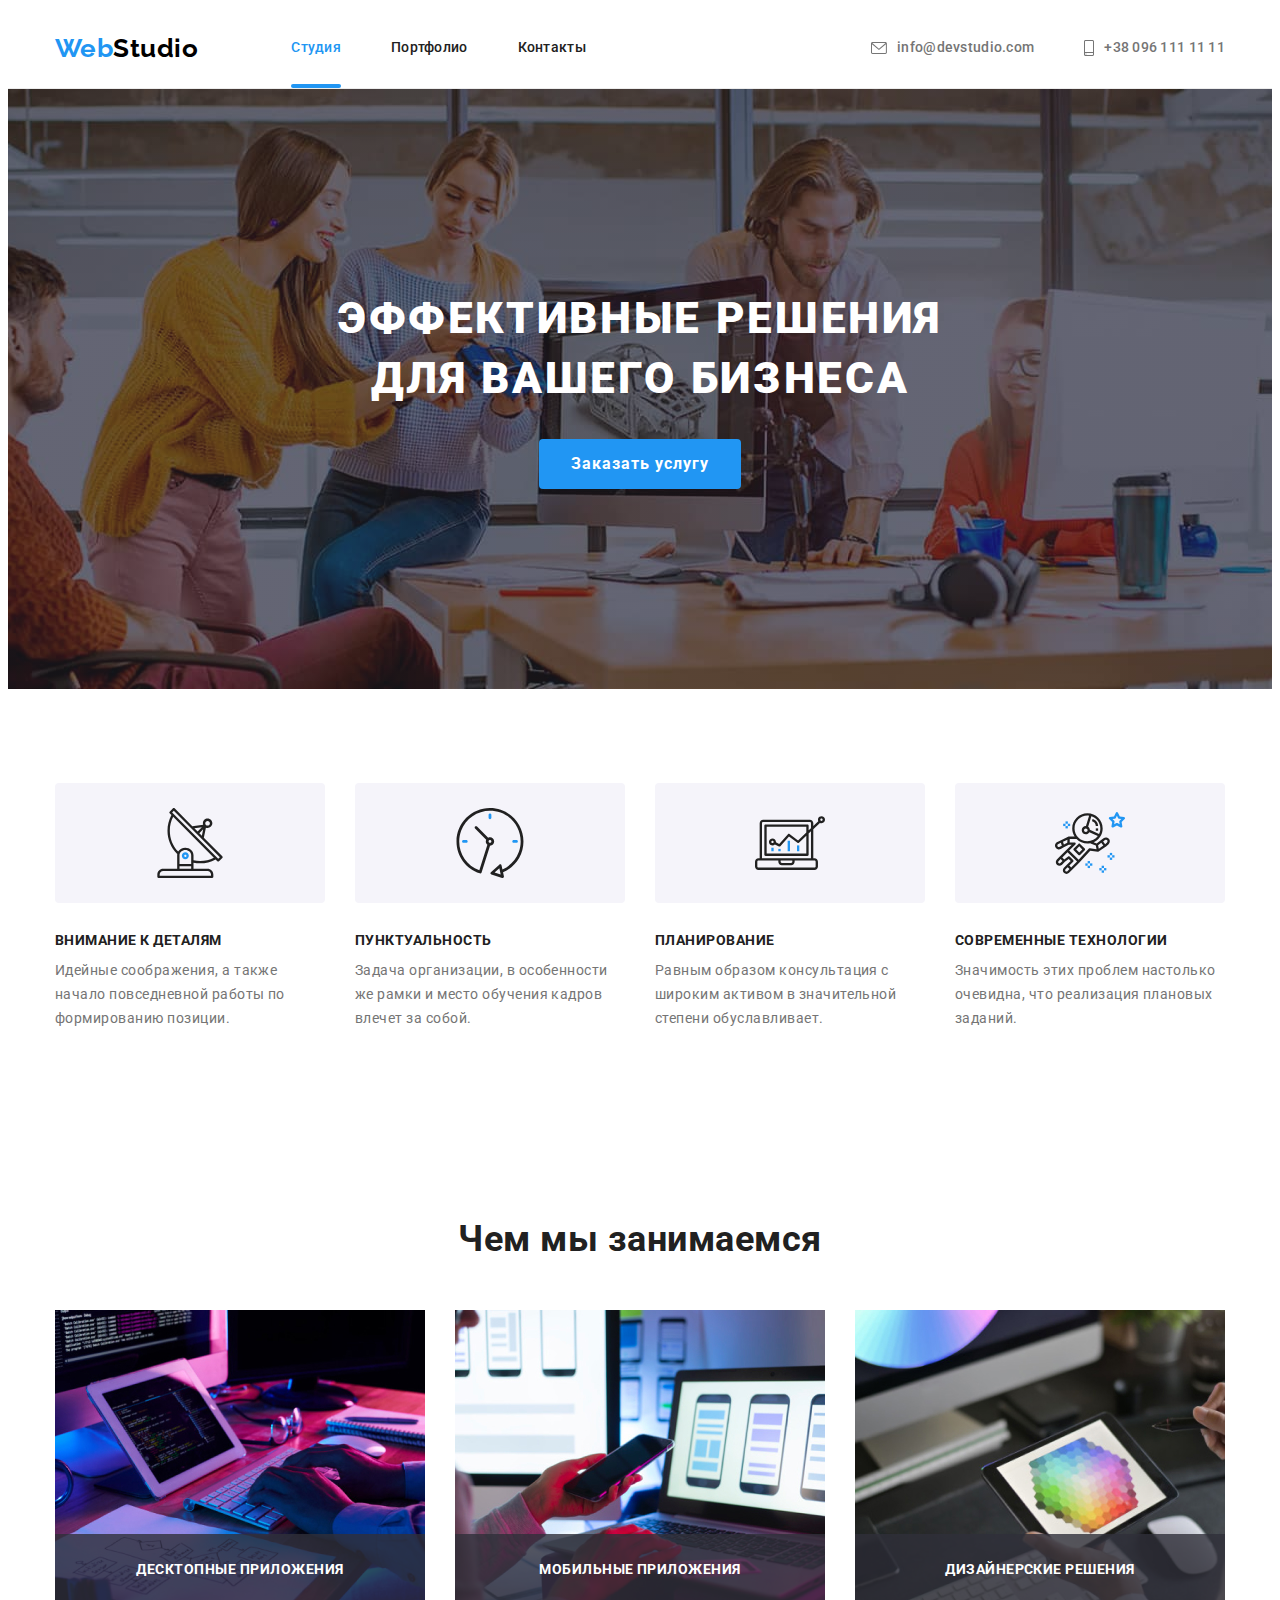
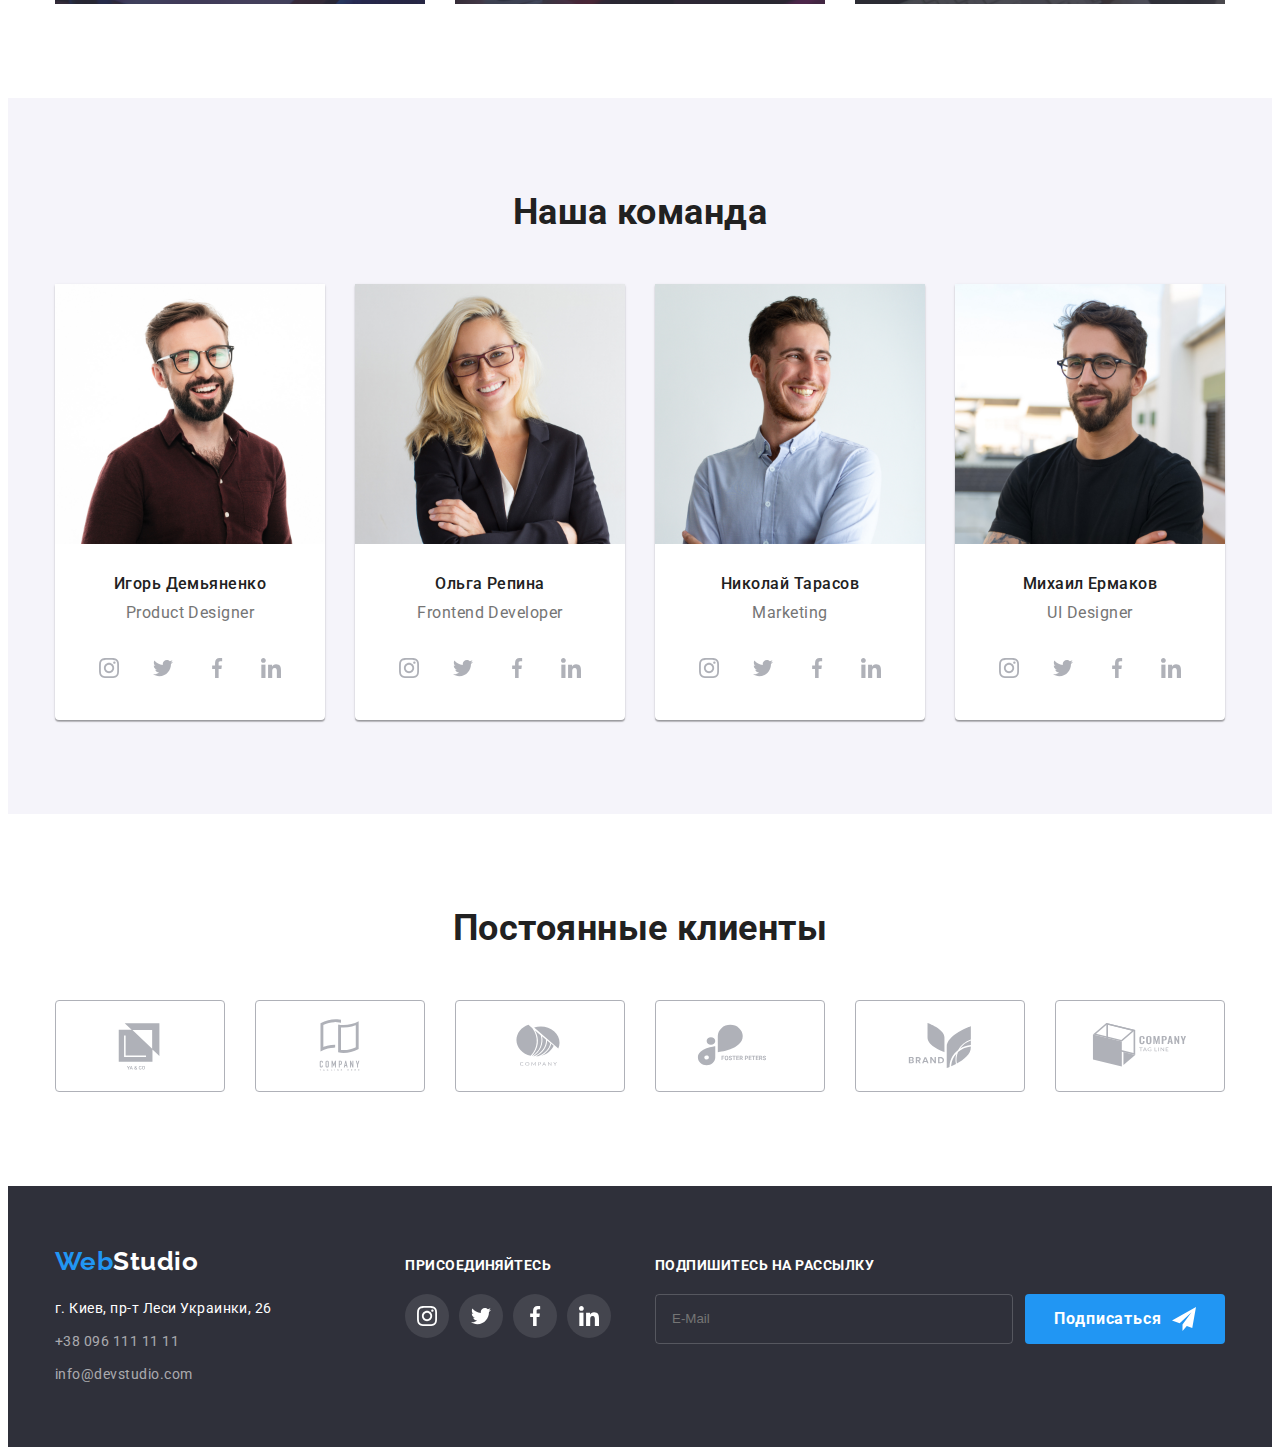
<file: index.html>
<!doctype html>
<html lang="ru">

<head>
    <meta charset="UTF-8">
    <meta http-equiv="X-UA-Compatible" content="IE=edge">
    <meta name="viewport" content="width=device-width, initial-scale=1.0">
    <title>Студия</title>
    <link href="https://fonts.googleapis.com/css2?family=Raleway:wght@700&family=Roboto:wght@400;500;700;900&display=swap"
        rel="stylesheet">
    <link rel="stylesheet" href="https://cdnjs.cloudflare.com/ajax/libs/modern-normalize/1.1.0/modern-normalize.min.css"
        integrity="sha512-wpPYUAdjBVSE4KJnH1VR1HeZfpl1ub8YT/NKx4PuQ5NmX2tKuGu6U/JRp5y+Y8XG2tV+wKQpNHVUX03MfMFn9Q=="
        crossorigin="anonymous" referrerpolicy="no-referrer" />
    <link rel="stylesheet" href="./css/styles.css">
    <link rel="stylesheet" href="./css/main.min.css">
</head>

<body>
    
  <!--header-->

    <header class="header">
        <div class="container">
            
            <nav class="nav">
                <a class="logo" href="./index.html" lang="en"> <span class="accent">Web</span>Studio</a>
                <ul class="menu-nav">
                    <li class="item">
                        <a class="menu-link current-page" class="link" href="./index.html">Студия</a>
                    </li>
                    <li class="item">
                        <a class="menu-link" class="link" href="./portfolio.html">Портфолио</a>
                    </li>
                    <li class="item">
                        <a class="menu-link" class="link" href="">Контакты</a>
                    </li>
                </ul>
            </nav>
            <ul class="auth-nav">
                <li class="item">
                    <a class="menu-link" href="mailto:info@devstudio.com">
                        <svg class="link-envelope">
                            <use href="./images/icons.svg#icon-envelope" width="16" height="12" ></use>
                        </svg>
                        info@devstudio.com</a>
                </li>
                <li class="item">
                    <a class="menu-link" href="tel:+380961111111">
                        <svg class="link-phone">
                            <use href="./images/icons.svg#icon-smartphone" width="10" height="16" ></use>
                        </svg>
                        +38 096 111 11 11
                    </a>
                </li>
            </ul>
        </div>
    </header>
    
    <!--main-->

    <main>
        
      <!--hero-->

        <section class="section hero">
            <div class="container">
            <h1 class="title">Эффективные решения для вашего бизнеса</h1>
            <button type="button" class="button-basic" data-modal-open>Заказать услугу</button>
            
            </div>
        </section>
        
        <!--advantages-->

        <section class="section advantages">
            <div class="container">
                <h2 class="section-title visually-hidden">Наши преимущества</h2>
                
                <!--hide with css-->

                <ul class="list">
                    <li class="list-item">
                        <div class="icon-box">
                            <svg class="advantages-icon">
                                <use href="./images/icons.svg#icon-antenna" height="70" width="70"></use>
                            </svg>
                        </div>
                        <h3 class="subtitle">Внимание к деталям</h3>
                        <p>Идейные соображения, а также начало повседневной работы по формированию позиции.</p>
                    </li>
                    <li class="list-item">
                        <div class="icon-box">
                            <svg class="advantages-icon">
                                <use href="./images/icons.svg#icon-clock" height="70" width="70"></use>
                            </svg>
                        </div>
                        <h3 class="subtitle">Пунктуальность</h3>
                        <p>Задача организации, в особенности же рамки и место обучения кадров влечет за собой.</p>
                    </li>
                    <li class="list-item">
                        <div class="icon-box">
                            <svg class="advantages-icon">
                                <use href="./images/icons.svg#icon-diagram" height="70" width="70"></use>
                            </svg>
                        </div>
                        <h3 class="subtitle">Планирование</h3>
                        <p>Равным образом консультация с широким активом в значительной степени обуславливает.</p>
                    </li>
                    <li class="list-item">
                        <div class="icon-box">
                            <svg class="advantages-icon">
                                <use href="./images/icons.svg#icon-astronaut" height="70" width="70"></use>
                            </svg>
                        </div>
                        <h3 class="subtitle">Современные технологии</h3>
                        <p>Значимость этих проблем настолько очевидна, что реализация плановых заданий.</p>
                    </li>
                </ul>
            </div>
        </section>
        <!--tasks-->

        <section class="section tasks no-top-padding">
            <div class="container">
                <h2 class="section-title">Чем мы занимаемся</h2>
                <ul class="list">
                    <li class="list-item">
                        <div class="thumb">
                            <img class="tasks-image" src="./images/box1.jpg" alt="Написание кода" width="370">
                            <p class="overlay">Десктопные приложения</p>
                        </div>
                    </li>
                    <li class="list-item">
                        <div class="thumb">
                            <img class="tasks-image" src="./images/box2.jpg" alt="Верстка" width="370">
                            <p class="overlay">Мобильные приложения</p>
                        </div>
                    </li>
                    <li class="list-item">
                        <div class="thumb">
                            <img class="tasks-image" src="./images/box3.jpg" alt="Дизайн" width="370">
                               <p class="overlay">Дизайнерские решения</p>
                        </div>
                    </li>
                </ul>
            </div>
        </section>

        <!--team-->

        <section class="section team">
            <div class="container">
                <h2 class="section-title">Наша команда</h2>
                <ul class="list">
                    <li  class="list-item">
                        <div class="team-item">
                            <img class="team-photo" src="./images/demjanenko.jpg" alt="Игорь Демьяненко" width="270">
                            <div class="team-info">
                                <h3 class="name">Игорь Демьяненко</h3>
                                    <p lang="en">Product Designer</p>
                                        <ul class="social-list">
                                            <li class="social-list-item">
                                                <a class="social-link" href="">
                                                <svg class="social-icon">
                                                    <use href="./images/icons.svg#icon-instagram" width="20" height="20"></use>

                                                </svg>
                                            </a>
                                            </li>
                                            <li class="social-list-item">
                                                <a class="social-link" href="">
                                                <svg class="social-icon">
                                                    <use href="./images/icons.svg#icon-twitter" width="20" height="20"></use>

                                                </svg>
                                            </a>
                                            </li>
                                            <li class="social-list-item">
                                                <a class="social-link" href="">
                                                <svg class="social-icon">
                                                    <use href="./images/icons.svg#icon-facebook" width="20" height="20"></use>

                                                </svg>
                                            </a>
                                            </li>
                                            <li class="social-list-item">
                                                <a class="social-link" href="">
                                                <svg class="social-icon">
                                                    <use href="./images/icons.svg#icon-linkedin" width="20" height="20"></use>

                                                </svg>
                                            </a>
                                            </li>
                                        </ul>

                            </div>
                        </div>
                    </li>
                    <li class="list-item">
                        <div class="team-item">
                            <img class="team-photo" src="./images/repina.jpg" alt="Ольга Репина" width="270">
                            <div class="team-info">
                                <h3 class="name">Ольга Репина</h3>
                                <p lang="en">Frontend Developer</p>
                                <ul class="social-list">
                                    <li class="social-list-item">
                                        <a class="social-link" href="">
                                        <svg class="social-icon">
                                            <use href="./images/icons.svg#icon-instagram" width="20" height="20"></use>

                                        </svg>
                                    </a>
                                    </li>
                                    <li class="social-list-item">
                                        <a class="social-link" href="">
                                        <svg class="social-icon">
                                            <use href="./images/icons.svg#icon-twitter" width="20" height="20"></use>

                                        </svg>
                                    </a>
                                    </li>
                                    <li class="social-list-item">
                                        <a class="social-link" href="">
                                        <svg class="social-icon">
                                            <use href="./images/icons.svg#icon-facebook" width="20" height="20"></use>

                                        </svg>
                                    </a>
                                    </li>
                                    <li class="social-list-item">
                                        <a class="social-link" href="">
                                        <svg class="social-icon">
                                            <use href="./images/icons.svg#icon-linkedin" width="20" height="20"></use>

                                        </svg>
                                    </a>
                                    </li>
                                </ul>
                            </div>
                        </div>
                    </li>
                    <li class="list-item">
                        <div class="team-item">
                            <img class="team-photo" src="./images/tarasov.jpg" alt="Николай Тарасов" width="270">
                            <div class="team-info">
                                <h3 class="name">Николай Тарасов</h3>
                                <p lang="en">Marketing</p>
                                <ul class="social-list">
                                    <li class="social-list-item">
                                        <a class="social-link" href="">
                                        <svg class="social-icon">
                                            <use href="./images/icons.svg#icon-instagram" width="20" height="20"></use>

                                        </svg>
                                    </a>
                                    </li>
                                    <li class="social-list-item">
                                        <a class="social-link" href="">
                                        <svg class="social-icon">
                                            <use href="./images/icons.svg#icon-twitter" width="20" height="20"></use>

                                        </svg>
                                    </a>
                                    </li>
                                    <li class="social-list-item">
                                        <a class="social-link" href="">
                                        <svg class="social-icon">
                                            <use href="./images/icons.svg#icon-facebook" width="20" height="20"></use>

                                        </svg>
                                    </a>
                                    </li>
                                    <li class="social-list-item">
                                        <a class="social-link" href="">
                                        <svg class="social-icon">
                                            <use href="./images/icons.svg#icon-linkedin" width="20" height="20"></use>

                                        </svg>
                                    </a>
                                    </li>
                                </ul>
                            </div>
                        </div>
                    </li>
                    <li class="list-item">
                        <div class="team-item">
                            <img class="team-photo" src="./images/ermakov.jpg" alt="Михаил Ермаков" width="270">
                            <div class="team-info">
                                <h3 class="name">Михаил Ермаков</h3>
                                <p lang="en">UI Designer</p>
                                <ul class="social-list">
                                    <li class="social-list-item">
                                        <a class="social-link" href="">
                                            <svg class="social-icon">
                                                <use href="./images/icons.svg#icon-instagram" width="20" height="20"></use>
                                            </svg>
                                        </a>
                                    </li>
                                    <li class="social-list-item">
                                        <a class="social-link" href="">
                                            <svg class="social-icon">
                                                <use href="./images/icons.svg#icon-twitter" width="20" height="20"></use>
                                            </svg>
                                        </a>
                                    </li>
                                    <li class="social-list-item">
                                        <a class="social-link" href="">
                                            <svg class="social-icon">
                                                <use href="./images/icons.svg#icon-facebook" width="20" height="20"></use>
                                            </svg>
                                        </a>
                                    </li>
                                    <li class="social-list-item">
                                        <a class="social-link" href="">
                                            <svg class="social-icon">
                                                <use href="./images/icons.svg#icon-linkedin" width="20" height="20"></use>
                                            </svg>
                                        </a>
                                    </li>
                                </ul>
                            </div>
                        </div>
                    </li>
                </ul>
            </div>
        </section>
        <section class="section clients">
            <div class="container">
                <h2 class="section-title">Постоянные клиенты</h2>
                    <ul class="clients-list">
                        <li class="clients-item">
                            <a class="clients-link" href="">
                                <svg class="clients-icon">
                                    <use href="./images/icons.svg#icon-logo1" height="60" width="106" ></use>
                                </svg>
                            </a>
                        </li>
                        <li class="clients-item">
                            <a class="clients-link" href="">
                                <svg class="clients-icon">
                                    <use href="./images/icons.svg#icon-logo2" height="60" width="106" ></use>
                                </svg>
                            </a>
                        </li>
                        <li class="clients-item">
                            <a class="clients-link" href="">
                                <svg class="clients-icon">
                                    <use href="./images/icons.svg#icon-logo3" height="60" width="106" ></use>
                                </svg>
                            </a>
                        </li>
                        <li class="clients-item">
                            <a class="clients-link" href="">
                                <svg class="clients-icon">
                                    <use href="./images/icons.svg#icon-logo4" height="60" width="106" ></use>
                                </svg>
                            </a>
                        </li>
                        <li class="clients-item">
                            <a class="clients-link" href="">
                                <svg class="clients-icon">
                                    <use href="./images/icons.svg#icon-logo5" height="60" width="106" ></use>
                                </svg>
                            </a>
                        </li>
                        <li class="clients-item">
                            <a class="clients-link" href="">
                                <svg class="clients-icon">
                                    <use href="./images/icons.svg#icon-logo6" height="60" width="106" ></use>
                                </svg>
                            </a>
                        </li>
                    </ul>
            </div>
        </section>
          
       

    </main>

    <!--footer-->

    <footer class="footer">
        <div class=" container">
            <div class="footer-left">
            <a class="logo" href="./index.html" lang="en"> <span class="accent">Web</span><span
                    class="white">Studio</span>
            </a>
            <address class="address">
                <ul>
                    <li><a class="white-address" href="">г. Киев, пр-т Леси Украинки, 26</a></li>
                    <li><a class="transparent-address" href="tel:+380961111111">+38 096 111 11 11</a></li>
                    <li><a class="transparent-address" href="mailto:info@devstudio.com">info@devstudio.com</a></li>
                </ul>
            </address>
            </div>
            <div class="footer-right">
                <strong class="strong">Присоединяйтесь</strong>
                <ul class="social-list">
                    <li class="social-list-item">
                        <a class="social-link" href="">
                            <svg class="social-icon">
                                <use href="./images/icons.svg#icon-instagram" height="20" width="20"></use>
                            </svg>
                        </a>
                    </li>
                    <li class="social-list-item">
                        <a class="social-link" href="">
                            <svg class="social-icon">
                                <use href="./images/icons.svg#icon-twitter" height="20" width="20"></use>
                            </svg>
                        </a>
                    </li>
                    <li class="social-list-item">
                        <a class="social-link" href="">
                            <svg class="social-icon">
                                <use href="./images/icons.svg#icon-facebook" height="20" width="20"></use>
                            </svg>
                        </a>
                    </li>
                    <li class="social-list-item">
                        <a class="social-link" href="">
                            <svg class="social-icon">
                                <use href="./images/icons.svg#icon-linkedin" height="20" width="20"></use>
                            </svg>
                        </a>
                    </li>
                </ul>
            </div>
            <div class="footer-form">
                <strong class="strong">Подпишитесь на рассылку</strong>
                <form class="form">
                    <input class="form-input" type="email" name="email"placeholder="E-Mail"/>
                    <button type="submit" class="button button-basic">Подписаться 

                        <svg class="send-icon">
                            <use href="./images/icons.svg#icon-icon-send" height="24" width="24"></use>
                        </svg>
                    </button>
                </form>
            </div>
        </div>
    </footer>

      <!--Modal-->


    <div class="backdrop is-hidden" data-modal>
        <div class="modal">
            <div class="modal-header">
                <button type="button" class="button-close" data-modal-close>
                    <svg class="button-close-icon" height="18" width="18">
                        <use href="./images/icons.svg#icon-close-black-18dp-2-1"></use>
                    </svg>
                </button>


                <form class="modal-form">
                    <strong class="modal-strong">Оставьте свои данные, мы вам перезвоним</strong>
                    <div class="form-list">
                        
                            <label class="form-label"> Имя
                                <input class="input-field" type="text" name="name">
                                <svg class="input-icon" height="18" width="18">
                                    <use href="./images/icons.svg#icon-person-black-18dp-1"></use>
                                </svg>
                            </label>
                    </div>
                    <div class="form-list">
                            <label class="form-label"> Телефон
                                <input class="input-field" type="phone" name="phone">
                                <svg class="input-icon" height="18" width="18">
                                    <use href="./images/icons.svg#icon-phone-black-18dp-1"></use>
                                </svg>
                            </label>
                    </div>    
                    <div class="form-list">  
                            <label class="form-label"> Почта
                                <input class="input-field" type="email" name="email">
                                <svg class="input-icon" height="18" width="18">
                                    <use href="./images/icons.svg#icon-email-black-18dp-1"></use>
                                </svg>
                            </label>
                    </div>     
                    <div class="form-list form-list-comment"> 
                            <label class="form-label"> Комментарий
                                <textarea class="input-field input-field-comment" name="comment" placeholder="Введите текст"></textarea>
                            </label>
                    </div>         
                    
                    <div class="agreement">
                        <label class="agreement-label">
                          <input class="agreement-check" type="checkbox" value="agree" name="agreement" />
                          <svg class="agreement-icon" height="15" width="16">
                            <use href="./images/icons.svg#icon-Vector-2"></use>
                          </svg>
                          <span class="agreement-text">
                            Соглашаюсь с рассылкой и принимаю
                            <a class="agreement-link" href="">Условия договора</a>
                          </span>
                        </label>
                      </div>
                    
                    <button type="submit" class="button button-basic">Отправить</button>
                </form>
            


            </div>
        </div>
    </div>
    <script src="./js/modal.js"></script>       
</body>

</html>
</file>
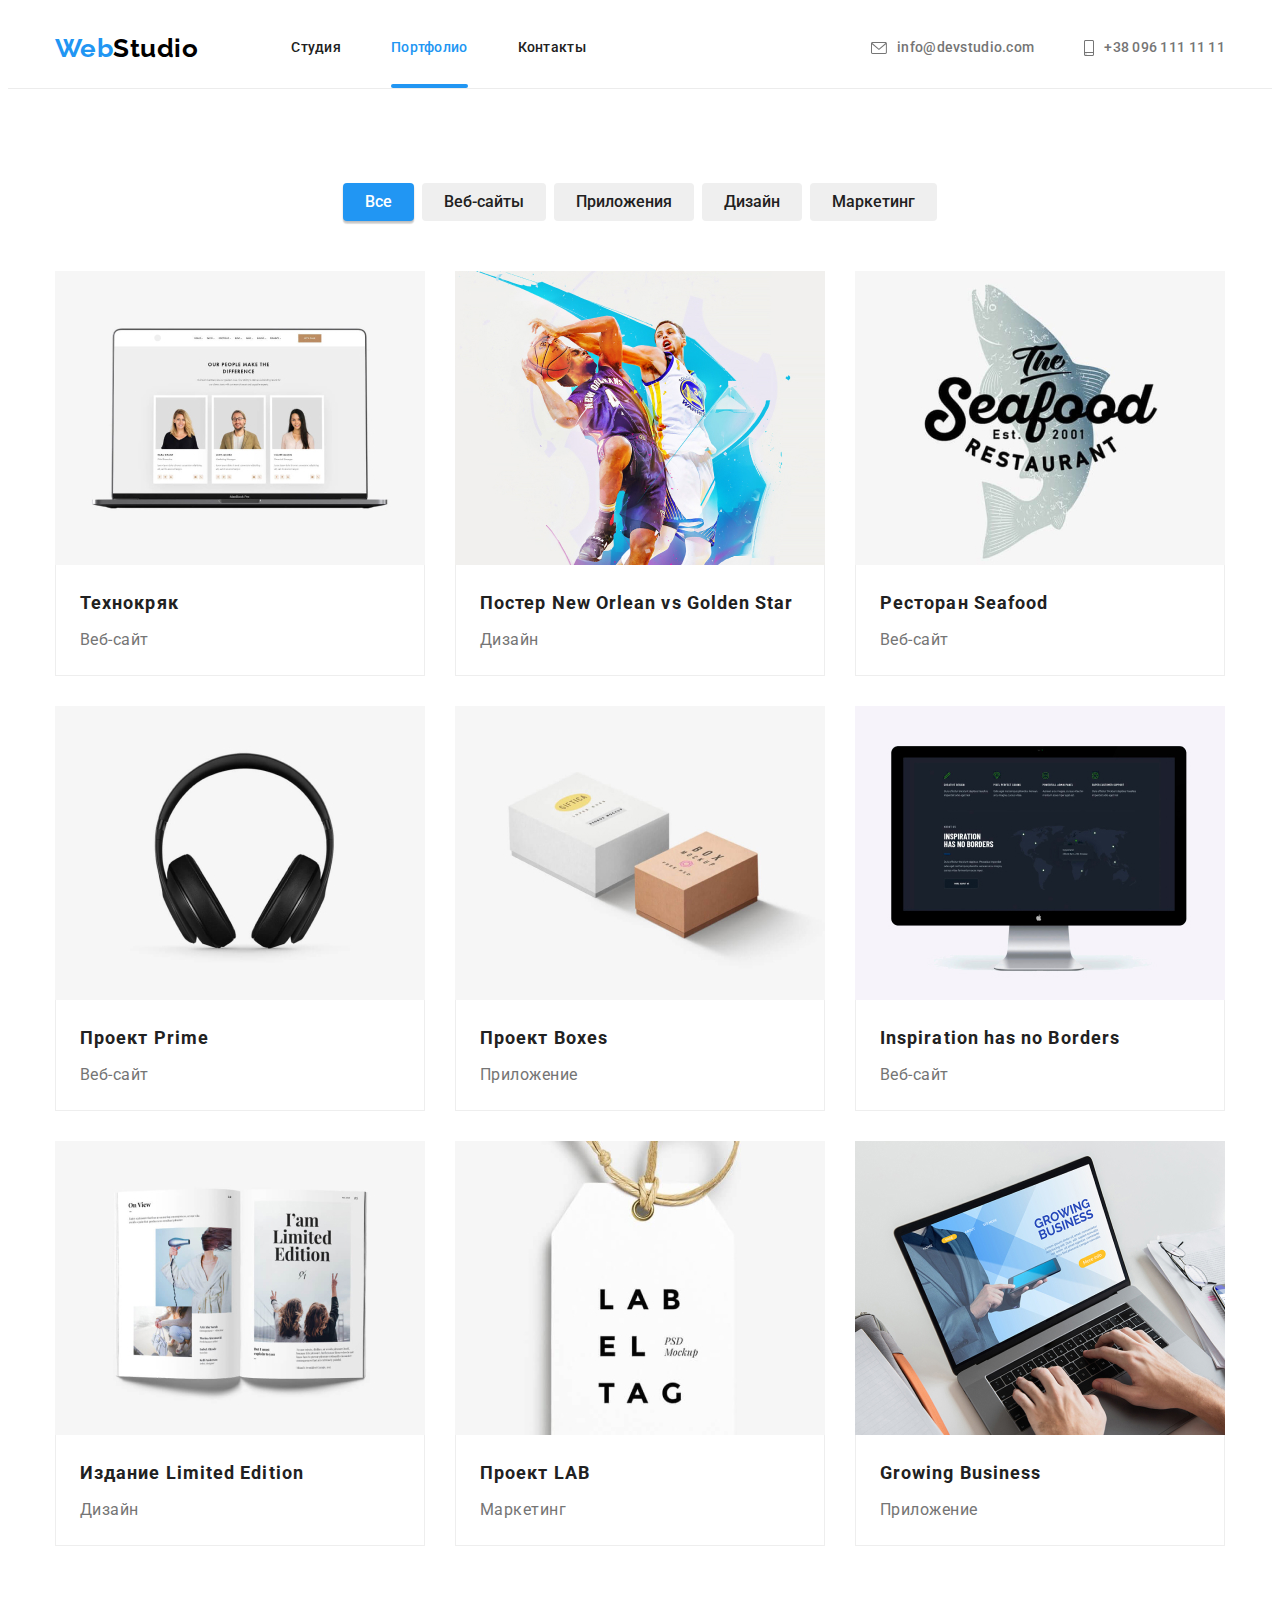
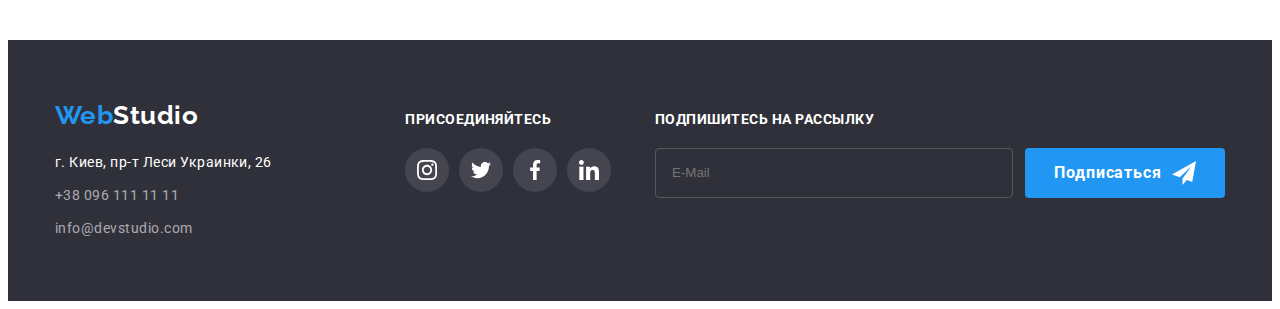
<file: portfolio.html>
<!doctype html>
<html lang="ru">

<head>
    <meta charset="UTF-8">
    <meta http-equiv="X-UA-Compatible" content="IE=edge">
    <meta name="viewport" content="width=device-width, initial-scale=1.0">
    <title>Портфолио</title>
    <link
        href="https://fonts.googleapis.com/css2?family=Raleway:wght@700&family=Roboto:wght@400;500;700;900&display=swap"
        rel="stylesheet">
    <link rel="stylesheet" href="https://cdnjs.cloudflare.com/ajax/libs/modern-normalize/1.1.0/modern-normalize.min.css"
        integrity="sha512-wpPYUAdjBVSE4KJnH1VR1HeZfpl1ub8YT/NKx4PuQ5NmX2tKuGu6U/JRp5y+Y8XG2tV+wKQpNHVUX03MfMFn9Q=="
        crossorigin="anonymous" referrerpolicy="no-referrer" />
    <link rel="stylesheet" href="./css/styles.css">
    <link rel="stylesheet" href="./css/main.min.css">
</head>

<body>
    
    <!-- header -->

    <header class="header">
        <div class="container ">
            
            <nav class="nav">
                <a class="logo" href="./index.html" lang="en"> <span class="accent">Web</span>Studio</a>
                <ul class="menu-nav">
                    <li class="item">
                        <a class="menu-link" class="link" href="./index.html">Студия</a>
                    </li>
                    <li class="item">
                        <a class="menu-link current-page"  class="link" href="./portfolio.html">Портфолио</a>
                    </li>
                    <li class="item">
                        <a class="menu-link" class="link" href="">Контакты</a>
                    </li>
                </ul>
            </nav>
            <ul class="auth-nav">
                <li class="item">
                    <a class="menu-link" href="mailto:info@devstudio.com">
                        <svg class="link-envelope">
                            <use href="./images/icons.svg#icon-envelope" width="16" height="12" ></use>
                        </svg>
                        info@devstudio.com</a>
                </li>
                <li class="item">
                    <a class="menu-link" href="tel:+380961111111">
                        <svg class="link-phone">
                            <use href="./images/icons.svg#icon-smartphone" width="10" height="16" ></use>
                        </svg>
                        +38 096 111 11 11
                    </a>
                </li>
            </ul>
        </div>
    </header>
   
    <!--main-->

    <main>
        <section class="section examples">
            <div class="container">
                <h1 class="main-title visually-hidden">Примеры работ</h1> 
                

                <ul class="navigation-list">
                    <li class="list-item">
                        <button type="button" class="button active">Все</button>
                    </li>
                    <li class="list-item">
                        <button type="button" class="button">Веб-сайты</button>
                    </li>
                    <li class="list-item">
                        <button type="button" class="button">Приложения</button>
                    </li>
                    <li class="list-item">
                        <button type="button" class="button">Дизайн</button>
                    </li>
                    <li class="list-item">
                        <button type="button" class="button">Маркетинг</button>
                    </li>
                </ul>
                <ul class="works-list">
                    <li class="list-item">
                        <a href="" class="item">
                            <div class="thumb">
                            <img class="image" src="./images/img1.jpg" alt="Ноутбук с изображением сайта" width="370">
                            <p class="overflow">
                                "Ресурс предлагает комплексные предложения с разным уровнем функционала и сервисов. Все это позволит посетителю получить исчерпывающие сведения о компании или частном лице."
                            </p>
                            </div>
                            <div class="description">
                                <h2 class="subtitle">Технокряк</h2>
                                <p class="item-description">Веб-сайт</p>
                            </div>
                        </a>
                    </li>
                    <li class="list-item">
                        <a href="" class="item">
                            <div class="thumb">
                            <img class="image" src="./images/img2.jpg" alt="Два баскетболтста" width="370">
                            <p class="overflow">
                                "Ресурс предлагает комплексные предложения с разным уровнем функционала и сервисов. Все это позволит посетителю получить исчерпывающие сведения о компании или частном лице."
                            </p>
                            </div> 
                            <div class="description">
                                <h2 class="subtitle">Постер <span lang="en"> New Orlean vs Golden Star</span> </h2>
                                <p class="item-description">Дизайн</p>
                            </div>
                        </a>
                    </li>
                    <li class="list-item">
                        <a href="" class="item">
                            <div class="thumb">
                            <img class="image" src="./images/img3.jpg" alt="Логотип с названием и изображением рыбы"
                                width="370">
                                <p class="overflow">
                                    "Ресурс предлагает комплексные предложения с разным уровнем функционала и сервисов. Все это позволит посетителю получить исчерпывающие сведения о компании или частном лице."
                                </p>
                            </div>
                            <div class="description">
                                <h2 class="subtitle">Ресторан <span lang="en">Seafood</span></h2>
                                <p class="item-description">Веб-сайт</p>
                            </div>
                        </a>
                    </li>
                    <li class="list-item">
                        <a href="" class="item">
                            <div class="thumb">
                            <img class="image" src="./images/img4.jpg" alt="Наушники" width="370">
                            <p class="overflow">
                                "Ресурс предлагает комплексные предложения с разным уровнем функционала и сервисов. Все это позволит посетителю получить исчерпывающие сведения о компании или частном лице."
                            </p>
                            </div>
                            <div class="description">
                                <h2 class="subtitle">Проект <span lang="en">Prime</span></h2>
                                <p class="item-description">Веб-сайт</p>
                            </div>
                        </a>
                    </li>
                    <li class="list-item">
                        <a href="" class="item">
                            <div class="thumb">
                            <img class="image" src="./images/img5.jpg" alt="Две коробки" width="370">
                            <p class="overflow">
                                "Ресурс предлагает комплексные предложения с разным уровнем функционала и сервисов. Все это позволит посетителю получить исчерпывающие сведения о компании или частном лице."
                            </p>
                            </div>
                            <div class="description">
                                <h2 class="subtitle">Проект <span lang="en">Boxes</span></h2>
                                <p class="item-description">Приложение</p>
                            </div>
                        </a>
                    </li>
                    <li class="list-item">
                        <a href="" class="item">
                            <div class="thumb">
                            <img class="image" src="./images/img6.jpg" alt="Монитор" width="370">
                            <p class="overflow">
                                "Ресурс предлагает комплексные предложения с разным уровнем функционала и сервисов. Все это позволит посетителю получить исчерпывающие сведения о компании или частном лице."
                            </p>
                            </div>
                            <div class="description">
                                <h2 lang="en" class="subtitle">Inspiration has no Borders</h2>
                                <p class="item-description">Веб-сайт</p>
                            </div>
                        </a>
                    </li>
                    <li class="list-item">
                        <a href="" class="item">
                            <div class="thumb">
                            <img class="image" src="./images/img7.jpg" alt="Монитор" width="370">
                            <p class="overflow">
                                "Ресурс предлагает комплексные предложения с разным уровнем функционала и сервисов. Все это позволит посетителю получить исчерпывающие сведения о компании или частном лице."
                            </p>
                            </div>
                            <div class="description">
                                <h2 class="subtitle">Издание <span lang="en">Limited Edition</span></h2>
                                <p class="item-description">Дизайн</p>
                            </div>
                        </a>
                    </li>
                    <li class="list-item">
                        <a href="" class="item">
                            <div class="thumb">
                            <img class="image" src="./images/img8.jpg" alt="Бирка" width="370">
                            <p class="overflow">
                                "Ресурс предлагает комплексные предложения с разным уровнем функционала и сервисов. Все это позволит посетителю получить исчерпывающие сведения о компании или частном лице."
                            </p>
                            </div>
                            <div class="description">
                                <h2 class="subtitle">Проект <span lang="en">LAB</span></h2>
                                <p class="item-description">Маркетинг</p>
                            </div>
                        </a>
                    </li>
                    <li class="list-item">
                        <a href="" class="item">
                            <div class="thumb">
                            <img class="image" src="./images/img9.jpg" alt="Работа за ноутбуком" width="370">
                            <p class="overflow">
                                "Ресурс предлагает комплексные предложения с разным уровнем функционала и сервисов. Все это позволит посетителю получить исчерпывающие сведения о компании или частном лице."
                            </p>
                            </div>
                            <div class="description">
                                <h2 lang="en" class="subtitle">Growing Business</h2>
                                <p class="item-description">Приложение</p>
                            </div>
                        </a>
                    </li>
                </ul>
            </div>
        </section>
    </main>

    <!--footer-->

    <footer class="footer">
        <div class=" container">
            <div class="footer-left">
            <a class="logo" href="./index.html" lang="en"> <span class="accent">Web</span><span
                    class="white">Studio</span>
            </a>
            <address class="address">
                <ul>
                    <li><a class="white-address" href="">г. Киев, пр-т Леси Украинки, 26</a></li>
                    <li><a class="transparent-address" href="tel:+380961111111">+38 096 111 11 11</a></li>
                    <li><a class="transparent-address" href="mailto:info@devstudio.com">info@devstudio.com</a></li>
                </ul>
            </address>
            </div>
            <div class="footer-right">
                <strong class="strong">Присоединяйтесь</strong>
                <ul class="social-list">
                    <li class="social-list-item">
                        <a class="social-link" href="">
                            <svg class="social-icon">
                                <use href="./images/icons.svg#icon-instagram" height="20" width="20"></use>
                            </svg>
                        </a>
                    </li>
                    <li class="social-list-item">
                        <a class="social-link" href="">
                            <svg class="social-icon">
                                <use href="./images/icons.svg#icon-twitter" height="20" width="20"></use>
                            </svg>
                        </a>
                    </li>
                    <li class="social-list-item">
                        <a class="social-link" href="">
                            <svg class="social-icon">
                                <use href="./images/icons.svg#icon-facebook" height="20" width="20"></use>
                            </svg>
                        </a>
                    </li>
                    <li class="social-list-item">
                        <a class="social-link" href="">
                            <svg class="social-icon">
                                <use href="./images/icons.svg#icon-linkedin" height="20" width="20"></use>
                            </svg>
                        </a>
                    </li>
                </ul>
            </div>
            <div class="footer-form">
                <strong class="strong">Подпишитесь на рассылку</strong>
                <form class="form">
                    <input class="form-input" type="email" name="email"placeholder="E-Mail"/>
                    <button type="submit" class="button button-basic">Подписаться 

                        <svg class="send-icon">
                            <use href="./images/icons.svg#icon-icon-send" height="24" width="24"></use>
                        </svg>
                    </button>
                </form>
            </div>
        </div>
    </footer>

</body>

</html>
</file>
<file: css/styles.css>
:root {
  --main-background-color: #ffffff;
  --primary-text-color: #757575;
  --title-text-color: #212121;
  --accent-color: #2196F3;
}

body {
  color: var(--primary-text-color);
  background-color: var(--main-background-color);
  font-family: 'Roboto', sans-serif;
  letter-spacing: 0.03em;
}

html {
  box-sizing: border-box;
}
*,
*::after,
*::before {
  box-sizing: inherit;
}

h1,
h2,
h3,
h4,
h5,
h6,
p {
  margin-top: 0;
}
p {margin-bottom: 0;}


ul {
  padding-left: 0;
  margin-top: 0;
  margin-bottom: 0;
}

.visually-hidden {
  position: absolute;
  width: 1px;
  height: 1px;
  margin: -1px;
  border: 0;
  padding: 0;

  white-space: nowrap;
  clip-path: inset(100%);
  clip: rect(0 0 0 0);
  overflow: hidden;
}

.container {
  max-width: 1200px;
  padding-left: 15px;
  padding-right: 15px;
  margin-left: auto;
  margin-right: auto;
}

.section {
  padding-top: 94px;
  padding-bottom: 94px;
}

.no-top-padding {
  padding-top: 0;
}

/* header */

nav{
  display: flex;
  align-items: center;
}

a {
  text-decoration: none;
  font-style: normal;
  color: inherit;
  

}

li {
  list-style: none;
}

button {
  cursor: pointer;
  border: none;
  font-family: inherit;
}

.logo {
  color: #000000;
  font-family: 'Raleway';
  font-weight: 700;
  font-size: 26px;
  line-height: 1.19;
  margin-right: 93px;
}

.logo .accent {
  color: var(--accent-color);
}

.logo .white {
  color: #ffffff;
}

/* navigation */

.header .container {
  display: flex;
  
  align-items: center;
}

.header {
  border-bottom: 1px solid #ECECEC;
}

.header .link {
  display: block;
}

.menu-nav {
  display: flex;
}

.menu-nav .item {
  font-weight: 500;
  font-size: 14px;
  line-height: 1.14;
  letter-spacing: 0.02em;
 

  color: var(--title-text-color);
}
.menu-link { 
  display: block;
   padding-top: 32px;
  padding-bottom: 32px;

  
    --color1:currentColor;

    transition: color 250ms cubic-bezier(0.4, 0, 0.2, 1);
}

.current-page{
    display: block;
    padding-top: 32px;
    padding-bottom: 32px;
    color: var(--accent-color);
  }

.menu-nav .item:not(:last-child) {
  margin-right: 50px;
}

.menu-nav .current-page {
  color: var(--accent-color);
  position: relative;
}

.menu-nav .current-page::after{
  position: absolute;
  bottom: 0;
  left: 0;
  
  width: 100%;
  height: 4px;

  content: '';
  background-color: var(--accent-color);
  border-radius: 2px;
}

.auth-nav {
  display: flex;
  margin-left: auto;
}

.auth-nav .item {
  font-weight: 500;
  font-size: 14px;
  line-height: 1.14;
  letter-spacing: 0.02em;
}

.auth-nav .item:not(:last-child) {
  margin-right: 50px;
}
.auth-nav .menu-link {
  display: flex;
  padding-top: 32px;
  padding-bottom: 32px;
  align-items: center;
}

.link-envelope {
  margin-right: 10px;
  height: 12px;
  width: 16px;
  fill: currentColor;
}
.link-phone{
  margin-right: 10px;
  height: 16px;
  width: 10px;
  fill: currentColor;
}

.menu-link:hover .link-envelope,
.menu-link:hover .link-phone,
.menu-link:focus .link-envelope,
.menu-link:focus .link-phone {
    color: var(--accent-color);
}

.menu-nav .menu-link:hover,
.auth-nav .menu-link:hover,
.menu-nav .menu-link:focus,
.auth-nav .menu-link:focus {
    color: var(--accent-color);
}


/* hero */

.section.hero{
  background-color: #2F303A;
  background-image: linear-gradient(
      rgba(47, 48, 58, 0.4),
      rgba(47, 48, 58, 0.4)), 
    url(..//images/background-hero.jpg);
  background-repeat: no-repeat;
  background-position: center;
  background-size: cover;
  max-width: 1600px;
  margin: 0 auto;

}


.hero {
  background-color: #2F303A;
  text-align: center;
  padding: 200px 0;

}

.hero .title {
  width: 693px;
  font-weight: 900;
  font-size: 44px;
  line-height: 1.36;
  letter-spacing: 0.06em;
  text-transform: uppercase;
  color: #FFFFFF;
  margin-bottom: 30px;
  margin-left: auto;
  margin-right: auto;

}
.hero-container {
  max-width: 696px;
  margin-left: auto;
  margin-right: auto;
}

.button-basic {
  font-weight: 700;
  font-size: 16px;
  line-height: 1.88;
  letter-spacing: 0.06em;
  color: #FFFFFF;
  background-color: var(--accent-color);

  min-width: 200px;
  padding-top: 10px;
  padding-bottom: 10px;
  padding-left: 32px;
  padding-right: 32px;
  border-radius: 4px;

  transition: color 250ms cubic-bezier(0.4, 0, 0.2, 1), background-color 250ms cubic-bezier(0.4, 0, 0.2, 1);
}

.button-basic:focus,
.button-basic:hover {
  color: var(--accent-color);
  background-color: #FFFFFF;
}

/* advantages */

.advantages .list {
  display: flex;
}

.advantages .list-item {
  flex-basis: calc((100% - 60px) / 4);
}

.advantages .list-item:not(:last-child) {
  margin-right: 30px;
}

.icon-box {
  margin-bottom: 30px;

  display: flex;
  justify-content: center;
  align-items: center;
  width: 270px;
  height: 120px;
  background-color: #F5F4FA;
  border-radius: 4px;
}
.advantages-icon {
  height: 70px;
  width: 70px;
}    

.advantages .subtitle {
  font-weight: 700;
  font-size: 14px;
  line-height: 1.14;
  text-transform: uppercase;
  color: var(--title-text-color);

  margin-bottom: 10px;

}

.advantages p {
  font-size: 14px;
  line-height: 1.71;
}



/* tasks */

.tasks {
  text-align: center;
}
.tasks img {
  display: block;
}

.tasks .list {
  display: flex;
}

.tasks .list-item {
  flex-basis: calc((100% - 60px) / 3);
}

.tasks .list-item:not(:last-child) {
  margin-right: 30px;
}

.section-title {
  font-weight: 700;
  font-size: 36px;
  line-height: 1.16;
  color: var(--title-text-color);

  margin-bottom: 50px;
  text-align: center;
}  

.clients .section-title {
  margin-bottom: 50px;
}  



.thumb {
  position: relative;
}

.overlay {
  display: flex;
  align-items: center;
  justify-content: center;
  height: 70px;
  width: 100%;
  position: absolute;
  bottom: 0;
  background-color: rgba(47, 48, 58, 0.8);
  color: rgba(255, 255, 255, 1);
  font-size: 14px;
  line-height: 1.17;
  text-transform: uppercase;
  font-weight: 700;

}

.tasks-image {
  display: block;
  width: 100%;

}
/* team */

.team .list {
  display: flex;
  align-items: center;
  justify-content: center;
}

.team .list-item {
  flex-basis: calc((100% - 60px) / 4);
  background-color: var(--main-background-color);
  border-radius: 1px;
  width: 270px;
  box-shadow:
      0px 2px 1px 0px rgba(0, 0, 0, 0.2),
      0px 1px 1px 0px rgba(0, 0, 0, 0.14),
      0px 1px 3px 0px rgba(0, 0, 0, 0.12);
  border-bottom-left-radius: 4px;
  border-bottom-right-radius: 4px;
 
}

.team .list-item:not(:last-child) {
  margin-right: 30px;
}

.team {
  background-color: #F5F4FA;
  text-align: center;
}

.team-photo {
  display: block;

  width:100%;
}

.team-info {
  padding: 30px 0;
}

.team .name {
  font-weight: 500;
  font-size: 16px;
  line-height: 1.19;
  color: var(--title-text-color);

  margin-bottom: 10px;
}

.team p {
  font-size: 16px;
  line-height: 1.19;
  margin-bottom: 24px;
}

.social-list{
  display: flex;
  align-items: center;
  justify-content: center;
  
}
.social-list-item{
  height: 44px;
      width: 44px;
}
.social-list-item:not(:last-child){
  margin-right: 10px;
}
.social-link {
  
  display: flex;
  width: 44px;
  height: 44px;
  list-style: none;
  align-items: center;
  justify-content: center;
  background-color: #FFFFFF;
  border-radius: 50%;
  cursor: pointer;
  transition: background-color 250ms cubic-bezier(0.4, 0, 0.2, 1);
  
}
.social-link:hover,
.social-link:focus {
  background-color: var(--accent-color);
} 

.social-link:hover .social-icon,
.social-link:focus .social-icon{
  --color4:var(--main-background-color);
} 

.social-icon{
  height: 20px;
  width: 20px;
  --color4:#AFB1B8;
}

/* clients */

.clients .section-title{
  margin-bottom: 50px;
}
.clients-list{
  display: flex;
  
}
.clients-item{
  height: 92px;
  width: 170px;    
}
.clients-item:not(:last-child){
  margin-right: 30px;
}
.clients-link{
  height: 100%;
  width: 100%;
  display: flex;
  align-items: center;
  justify-content: center;
  border: 1px solid #AFB1B8;
  border-radius: 4px;
  transition: border-color 250ms cubic-bezier(0.4, 0, 0.2, 1);
  
  
}
.clients-link:hover,
.clients-link:focus{
  border: 1px solid var(--accent-color);
}
.clients-link:hover .clients-icon,
.clients-link:focus .clients-icon{
  fill:var(--accent-color);
  
}




.clients-icon {
  height: 60px;
  width: 106px;
  align-self: center;
  fill: #afb1b8;
  transition: fill 250ms cubic-bezier(0.4, 0, 0.2, 1);
  
}


/* footer */


footer {
  background: #2F303A;

  padding-top: 60px;
  padding-bottom: 60px;
}

.footer .container{
  display: flex;
  align-items: baseline;
  justify-content: space-between;
  
}

.footer-left {
  margin-right: 70px;
}

footer .logo {
  display: inline-block;
  margin-bottom: 20px;
}

.address {
  font-size: 14px;
  line-height: 1.71;
}

.address .white-address {
  color: #FFFFFF;
}

.address li:not(:last-child) {
  margin-bottom: 9px;
}

.address .transparent-address {
  color: rgba(255, 255, 255, 0.6);
}

.address .white-address:hover,
.address .white-address:focus,
.address .transparent-address:hover,
.address .transparent-address:focus {
  color: var(--accent-color);
  
  
}

.white-address,
.transparent-address{
  transition: color 250ms cubic-bezier(0.4, 0, 0.2, 1)

}



.strong {
  margin-bottom: 20px;
  
  display: block;
  text-transform: uppercase;
  color: var(--main-background-color);
  font-style: normal;
  font-size: 14px;
  font-weight: 700;
  line-height: 1.2;
}


.footer .social-list {
  display: flex;
  padding: 0;
}

.footer .social-link{
  background-color: rgba(255, 255, 255, 0.1);
  
}

.footer .social-icon {
  --color4:var(--main-background-color)
}

.footer .social-link:hover,
.footer .social-link:focus {
  background-color: var(--accent-color);
}

.footer .form{
  display: flex;
}
.footer .form-input {
  margin-right: 12px;
  padding: 15px 16px;
  width: 358px;
  height: 50px;

  color: var(--main-background-color);
  /* outline: #2196F3; */
  border: 1px solid #ffffff30;
  border-radius: 4px;
  background-color: inherit;
  transition: box-shadow 250ms cubic-bezier(0.4, 0, 0.2, 1);
}


.form-input:focus{
  box-shadow: 0px 4px 4px 0px rgba(0, 0, 0, 0.15);
}
.footer .button {
  max-width: 200px;
  height: 50px;
  padding: 0;
  display: flex;
  align-items: center;
  justify-content: center;
}
.send-icon{
  margin-left: 10px;
  --color2:currentColor;
  width: 24px;
  height: 24px;
}





/* portfolio */

/* examples */
.examples .navigation-list {
  display: flex;
  margin-bottom: 50px;
  justify-content: center;
}

.examples .item {
  display: block;
  transition: box-shadow 250ms cubic-bezier(0.4, 0, 0.2, 1);
}
.examples .thumb{
  position: relative;
  overflow: hidden;
}

.works-list .image {
  display: block;
  width: 100%;
}
.examples .overflow {
  position: absolute;
  width: 100%;
  height: 100%;
  top: 100%;
  padding: 63px 24px;
  transition: transform 250ms cubic-bezier(0.4, 0, 0.2, 1);

  background-color: rgba(33, 150, 243, 0.9);
  color: rgba(255, 255, 255, 1);
  font-size: 18px;
  vertical-align: top;
  line-height: 1.56;
  letter-spacing: 0.03em;
}

.works-list .item:hover .overflow{
  transform: translatey(-100%);
}

.examples .button {
  font-weight: 500;
  font-size: 16px;
  line-height: 1.62;
  color: var(--title-text-color);
  min-width: 70px;
  transition: color 250ms cubic-bezier(0.4, 0, 0.2, 1), box-shadow 250ms cubic-bezier(0.4, 0, 0.2, 1), background-color 250ms cubic-bezier(0.4, 0, 0.2, 1);

  padding-top: 6px;
  padding-left: 22px;
  padding-bottom: 6px;
  padding-right: 22px;
  border-radius: 4px;
}

.navigation-list .list-item:not(:last-child) {
  margin-right: 8px;
}

.examples .button:hover,
.examples .button:focus,
.examples .button.active {
  color: #ffffff;
  background-color: var(--accent-color);
  box-shadow: 0px 2px 2px 0px rgba(0, 0, 0, 0.12),
      0px 1px 2px 0px rgba(0, 0, 0, 0.08),
      0px 3px 1px 0px rgba(0, 0, 0, 0.1);
}

.works-list .description {
  padding: 20px 24px;
  border-bottom: 1px solid #EEEEEE;
  border-left: 1px solid #EEEEEE;
  border-right: 1px solid #EEEEEE;
}

.works-list .subtitle {
  font-weight: 700;
  font-size: 18px;
  line-height: 2;
  letter-spacing: 0.06em;
  color: var(--title-text-color);

  margin-bottom: 4px;
}

.works-list .item-description {
  font-size: 16px;
  line-height: 1.88;
  color: var(--primary-text-color);



}

.examples .item {
  display: block;
}



.works-list .thumb {
  display: block;
  width: 100%;
}

.examples .works-list {

  display: flex;
  flex-wrap: wrap;
  padding: 0%;

}

.works-list .list-item {
  width: calc((100% - 60px) / 3);
  margin-bottom: 30px;
}
.works-list .item:hover,
.works-list .item:focus{
    box-shadow: 1px 4px 6px 0px rgba(0, 0, 0, 0.16),
            0px 4px 4px 0px rgba(0, 0, 0, 0.06),
            0px 1px 1px 0px rgba(0, 0, 0, 0.12);
}

.works-list .list-item:not(:nth-child(3n + 3)) {
  margin-right: 30px;
}

.works-list .list-item:nth-child(n + 7) {
  margin-bottom: 0;
}

/* Modal */

.backdrop{
  position: fixed;
  top:0;
  left:0;

  height: 100%;
  width: 100%;

background-color: rgba(0, 0, 0, 0.2);
opacity: 1;
transition: opacity 250ms cubic-bezier(0.4, 0, 0.2, 1);
transition: visibility 250ms cubic-bezier(0.4, 0, 0.2, 1);
}





.is-hidden{
  opacity: 0;
  pointer-events: none;
  visibility: hidden;
  
  
}
.backdrop.is-hidden .modal {
  opacity: 0;
  transform: translate(-50%, -150%) scale(0);
}


.modal{
  padding: 40px;
  position: absolute;
  top:50%;
  left: 50%;
  

  width: 528px;
  height: 581px;

  transform: translate(-50%, -50%) scale(1);
  opacity: 1;
  transition: opacity 250ms cubic-bezier(0.4, 0, 0.2, 1), transform 250ms cubic-bezier(0.4, 0, 0.2, 1);

  

  background-color: #fff;
}

.button-close {
  position: absolute;
  top: 8px;
  right: 8px;
  border-radius: 50%;
  border: 1px solid rgba(0, 0, 0, 0.1);;
  width: 30px;
  height: 30px;
  background-color: transparent;
  cursor: pointer;
  padding: 0;
  display: flex;
  align-items: center;
  justify-content: center;
  
}


.button-close-icon {
  height: 18px;
  width: 18px;
  display: flex;
}

.button-close:hover .button-close-icon,
.button-close:focus .button-close-icon {
    fill: var(--accent-color);
    
}

.modal-form {

  
display: block;
}
.modal-strong{
  margin-bottom: 12px;

  display: block;
  font-weight: 700;
  font-size: 20px; 
  line-height: 1.15;
  text-align: center;
  color: var(--title-text-color);
}
.form-label{
  position:relative;
  display: block;
  flex-direction: column;
  font-size: 12px;
  letter-spacing: 0.01rem;
  
  
  
}
.input-field {
  display: block;
  width: 100%;
  height: 40px;
  margin-top: 4px;
  resize: none;
  
  padding: 11px 11px 11px 42px ;
  color: #000000;

  border: 1px solid rgba(33, 33, 33, 0.2);
  border-radius: 4px;
  transition: border-color 250ms cubic-bezier(0.4, 0, 0.2, 1);
}
.input-field::placeholder{
  color: rgba(117, 117, 117, 0.5);
  font-size: 14px;
  font-weight: 400;
  line-height: 1.17;
}


.input-field:focus{
  outline: var(--accent-color);
  border-color: var(--accent-color);
}
.input-icon {
  position: absolute;
  top: 29px;
  left: 13px;
  height: 18px;
  width: 18px;
  transition: fill 250ms cubic-bezier(0.4, 0, 0.2, 1);
      
}
/* .input-field:hover + .input-icon, */
.input-field:focus + .input-icon {
  fill: var(--accent-color);
}
.form-list{
  margin-bottom: 10px;
}

.form-list-comment{
  margin-bottom: 20px;
}
.modal-form .form-list textarea {
  color: #000000;
  padding-left: 17px;
  width: 100%;
  height: 120px;
  resize: none;
  
}

.input-field-comment{
  padding: 12px 16px;
  width: 100%;
  min-height: 120px;
  

  
}
.agreement-label{
  display: flex;
  align-items: center;

  justify-content: center;
  margin-bottom: 30px;

  line-height: 1.71;
  cursor: pointer;
}
.agreement-check {
  position: absolute;
  width: 1px;
  height: 1px;
  margin: -1px;
  border: 0;
  padding: 0;
  
  white-space: nowrap;
  clip-path: inset(100%);
  clip: rect(0 0 0 0);
  overflow: hidden;
  
}

.agreement-check:checked ~ .agreement-icon {
  background-color: var(--accent-color);
  border: none;
  
}
.agreement-icon{
  
  height: 15px;
  width: 16px;
  
  fill: var(--main-background-color);
  border:2px solid var(--title-text-color);
  border-radius: 2px;
  
  transition: fill 250ms cubic-bezier(0.4, 0, 0.2, 1),
          border 250ms cubic-bezier(0.4, 0, 0.2, 1);
}

.agreement-text{
  margin-left: 7px;
  font-size: 14px;
}

.agreement-link {
  color: var(--accent-color);
  text-decoration: underline;
}
.modal-form .button {
  display: block;
  margin-left: auto;
  margin-right: auto;
  max-width: 200px;

  box-shadow: 0px 2px 1px 0px rgba(0, 0, 0, 0.2),
              0px 1px 1px 0px rgba(0, 0, 0, 0.14),
              0px 1px 3px 0px rgba(0, 0, 0, 0.12);
}
</file>
<file: css/main.min.css>
:root{--main-background-color: #ffffff;--primary-text-color: #757575;--title-text-color: #212121;--accent-color: #2196F3}h1,h2,h3,h4,h5,h6,p{margin-top:0}p{margin-bottom:0}ul{padding-left:0;margin-top:0;margin-bottom:0}.no-top-padding{padding-top:0}body{color:var(--primary-text-color);background-color:var(--main-background-color);font-family:"Roboto",sans-serif;letter-spacing:.03em}html{box-sizing:border-box}*,*::after,*::before{box-sizing:inherit}.section{padding-top:94px;padding-bottom:94px}.visually-hidden{position:absolute;width:1px;height:1px;margin:-1px;border:0;padding:0;white-space:nowrap;clip-path:inset(100%);clip:rect(0 0 0 0);overflow:hidden}.container{max-width:1200px;padding-left:15px;padding-right:15px;margin-left:auto;margin-right:auto}body{color:var(--primary-text-color);background-color:var(--main-background-color);font-family:"Roboto",sans-serif;letter-spacing:.03em}html{box-sizing:border-box}*,*::after,*::before{box-sizing:inherit}.section{padding-top:94px;padding-bottom:94px}nav{display:flex;align-items:center}a{text-decoration:none;font-style:normal;color:inherit}li{list-style:none}button{cursor:pointer;border:none;font-family:inherit}.logo{color:#000;font-family:"Raleway";font-weight:700;font-size:26px;line-height:1.19;margin-right:93px}.logo .accent{color:var(--accent-color)}.logo .white{color:#fff}.header .container{display:flex;align-items:center}.header{border-bottom:1px solid #ececec}.header .link{display:block}.menu-nav{display:flex}.menu-nav .item{font-weight:500;font-size:14px;line-height:1.14;letter-spacing:.02em;color:var(--title-text-color)}.menu-link{display:block;padding-top:32px;padding-bottom:32px;--color1:currentColor;transition:color 250ms cubic-bezier(0.4, 0, 0.2, 1)}.current-page{display:block;padding-top:32px;padding-bottom:32px;color:var(--accent-color)}.menu-nav .item:not(:last-child){margin-right:50px}.menu-nav .current-page{color:var(--accent-color);position:relative}.menu-nav .current-page::after{position:absolute;bottom:0;left:0;width:100%;height:4px;content:"";background-color:var(--accent-color);border-radius:2px}.auth-nav{display:flex;margin-left:auto}.auth-nav .item{font-weight:500;font-size:14px;line-height:1.14;letter-spacing:.02em}.auth-nav .item:not(:last-child){margin-right:50px}.auth-nav .menu-link{display:flex;padding-top:32px;padding-bottom:32px;align-items:center}.link-envelope{margin-right:10px;height:12px;width:16px;fill:currentColor}.link-phone{margin-right:10px;height:16px;width:10px;fill:currentColor}.menu-link:hover .link-envelope,.menu-link:hover .link-phone,.menu-link:focus .link-envelope,.menu-link:focus .link-phone{color:var(--accent-color)}.menu-nav .menu-link:hover,.auth-nav .menu-link:hover,.menu-nav .menu-link:focus,.auth-nav .menu-link:focus{color:var(--accent-color)}.section.hero{background-color:#2f303a;background-image:linear-gradient(rgba(47, 48, 58, 0.4), rgba(47, 48, 58, 0.4)),url(..//images/background-hero.jpg);background-repeat:no-repeat;background-position:center;background-size:cover;max-width:1600px;margin:0 auto}.hero{background-color:#2f303a;text-align:center;padding:200px 0}.hero .title{width:693px;font-weight:900;font-size:44px;line-height:1.36;letter-spacing:.06em;text-transform:uppercase;color:#fff;margin-bottom:30px;margin-left:auto;margin-right:auto}.hero-container{max-width:696px;margin-left:auto;margin-right:auto}.button-basic{font-weight:700;font-size:16px;line-height:1.88;letter-spacing:.06em;color:#fff;background-color:var(--accent-color);min-width:200px;padding-top:10px;padding-bottom:10px;padding-left:32px;padding-right:32px;border-radius:4px;transition:color 250ms cubic-bezier(0.4, 0, 0.2, 1),background-color 250ms cubic-bezier(0.4, 0, 0.2, 1)}.button-basic:focus,.button-basic:hover{color:var(--accent-color);background-color:#fff}.advantages .list{display:flex}.advantages .list-item{flex-basis:calc((100% - 60px)/4)}.advantages .list-item:not(:last-child){margin-right:30px}.icon-box{margin-bottom:30px;display:flex;justify-content:center;align-items:center;width:270px;height:120px;background-color:#f5f4fa;border-radius:4px}.advantages-icon{height:70px;width:70px}.advantages .subtitle{font-weight:700;font-size:14px;line-height:1.14;text-transform:uppercase;color:var(--title-text-color);margin-bottom:10px}.advantages p{font-size:14px;line-height:1.71}.tasks{text-align:center}.tasks img{display:block}.tasks .list{display:flex}.tasks .list-item{flex-basis:calc((100% - 60px)/3)}.tasks .list-item:not(:last-child){margin-right:30px}.section-title{font-weight:700;font-size:36px;line-height:1.16;color:var(--title-text-color);margin-bottom:50px;text-align:center}.thumb{position:relative}.overlay{display:flex;align-items:center;justify-content:center;height:70px;width:100%;position:absolute;bottom:0;background-color:rgba(47,48,58,.8);color:#fff;font-size:14px;line-height:1.17;text-transform:uppercase;font-weight:700}.tasks-image{display:block;width:100%}.team .list{display:flex;align-items:center;justify-content:center}.team .list-item{flex-basis:calc((100% - 60px)/4);background-color:var(--main-background-color);border-radius:1px;width:270px;box-shadow:0px 2px 1px 0px rgba(0,0,0,.2),0px 1px 1px 0px rgba(0,0,0,.14),0px 1px 3px 0px rgba(0,0,0,.12);border-bottom-left-radius:4px;border-bottom-right-radius:4px}.team .list-item:not(:last-child){margin-right:30px}.team{background-color:#f5f4fa;text-align:center}.team-photo{display:block;width:100%}.team-info{padding:30px 0}.team .name{font-weight:500;font-size:16px;line-height:1.19;color:var(--title-text-color);margin-bottom:10px}.team p{font-size:16px;line-height:1.19;margin-bottom:24px}.social-list{display:flex;align-items:center;justify-content:center}.social-list-item{height:44px;width:44px}.social-list-item:not(:last-child){margin-right:10px}.social-link{display:flex;width:44px;height:44px;list-style:none;align-items:center;justify-content:center;background-color:#fff;border-radius:50%;cursor:pointer;transition:background-color 250ms cubic-bezier(0.4, 0, 0.2, 1)}.social-link:hover,.social-link:focus{background-color:var(--accent-color)}.social-link:hover .social-icon,.social-link:focus .social-icon{--color4:var(--main-background-color)}.social-icon{height:20px;width:20px;--color4:#AFB1B8}.clients .section-title{margin-bottom:50px}.clients-list{display:flex}.clients-item{height:92px;width:170px}.clients-item:not(:last-child){margin-right:30px}.clients-link{height:100%;width:100%;display:flex;align-items:center;justify-content:center;border:1px solid #afb1b8;border-radius:4px;transition:border-color 250ms cubic-bezier(0.4, 0, 0.2, 1)}.clients-link:hover,.clients-link:focus{border:1px solid var(--accent-color)}.clients-link:hover .clients-icon,.clients-link:focus .clients-icon{fill:var(--accent-color)}.clients-icon{height:60px;width:106px;align-self:center;fill:#afb1b8;transition:fill 250ms cubic-bezier(0.4, 0, 0.2, 1)}footer{background:#2f303a;padding-top:60px;padding-bottom:60px}.footer .container{display:flex;align-items:baseline;justify-content:space-between}.footer-left{margin-right:70px}footer .logo{display:inline-block;margin-bottom:20px}.address{font-size:14px;line-height:1.71}.address .white-address{color:#fff}.address li:not(:last-child){margin-bottom:9px}.address .transparent-address{color:rgba(255,255,255,.6)}.address .white-address:hover,.address .white-address:focus,.address .transparent-address:hover,.address .transparent-address:focus{color:var(--accent-color)}.white-address,.transparent-address{transition:color 250ms cubic-bezier(0.4, 0, 0.2, 1)}.strong{margin-bottom:20px;display:block;text-transform:uppercase;color:var(--main-background-color);font-style:normal;font-size:14px;font-weight:700;line-height:1.2}.footer .social-list{display:flex;padding:0}.footer .social-link{background-color:rgba(255,255,255,.1)}.footer .social-icon{--color4:var(--main-background-color) }.footer .social-link:hover,.footer .social-link:focus{background-color:var(--accent-color)}.footer .form{display:flex}.footer .form-input{margin-right:12px;padding:15px 16px;width:358px;height:50px;color:var(--main-background-color);border:1px solid rgba(255,255,255,.1882352941);border-radius:4px;background-color:inherit;transition:box-shadow 250ms cubic-bezier(0.4, 0, 0.2, 1)}.form-input:focus{box-shadow:0px 4px 4px 0px rgba(0,0,0,.15)}.footer .button{max-width:200px;height:50px;padding:0;display:flex;align-items:center;justify-content:center}.send-icon{margin-left:10px;--color2:currentColor;width:24px;height:24px}.examples .navigation-list{display:flex;margin-bottom:50px;justify-content:center}.examples .item{display:block;transition:box-shadow 250ms cubic-bezier(0.4, 0, 0.2, 1)}.examples .thumb{position:relative;overflow:hidden}.works-list .image{display:block;width:100%}.examples .overflow{position:absolute;width:100%;height:100%;top:100%;padding:63px 24px;transition:transform 250ms cubic-bezier(0.4, 0, 0.2, 1);background-color:rgba(33,150,243,.9);color:#fff;font-size:18px;vertical-align:top;line-height:1.56;letter-spacing:.03em}.works-list .item:hover .overflow{transform:translatey(-100%)}.examples .button{font-weight:500;font-size:16px;line-height:1.62;color:var(--title-text-color);min-width:70px;transition:color 250ms cubic-bezier(0.4, 0, 0.2, 1),box-shadow 250ms cubic-bezier(0.4, 0, 0.2, 1),background-color 250ms cubic-bezier(0.4, 0, 0.2, 1);padding-top:6px;padding-left:22px;padding-bottom:6px;padding-right:22px;border-radius:4px}.navigation-list .list-item:not(:last-child){margin-right:8px}.examples .button:hover,.examples .button:focus,.examples .button.active{color:#fff;background-color:var(--accent-color);box-shadow:0px 2px 2px 0px rgba(0,0,0,.12),0px 1px 2px 0px rgba(0,0,0,.08),0px 3px 1px 0px rgba(0,0,0,.1)}.works-list .description{padding:20px 24px;border-bottom:1px solid #eee;border-left:1px solid #eee;border-right:1px solid #eee}.works-list .subtitle{font-weight:700;font-size:18px;line-height:2;letter-spacing:.06em;color:var(--title-text-color);margin-bottom:4px}.works-list .item-description{font-size:16px;line-height:1.88;color:var(--primary-text-color)}.examples .item{display:block}.works-list .thumb{display:block;width:100%}.examples .works-list{display:flex;flex-wrap:wrap;padding:0%}.works-list .list-item{width:calc((100% - 60px)/3);margin-bottom:30px}.works-list .item:hover,.works-list .item:focus{box-shadow:1px 4px 6px 0px rgba(0,0,0,.16),0px 4px 4px 0px rgba(0,0,0,.06),0px 1px 1px 0px rgba(0,0,0,.12)}.works-list .list-item:not(:nth-child(3n+3)){margin-right:30px}.works-list .list-item:nth-child(n+7){margin-bottom:0}.backdrop{position:fixed;top:0;left:0;height:100%;width:100%;background-color:rgba(0,0,0,.2);opacity:1;transition:opacity 250ms cubic-bezier(0.4, 0, 0.2, 1);transition:visibility 250ms cubic-bezier(0.4, 0, 0.2, 1)}.is-hidden{opacity:0;pointer-events:none;visibility:hidden}.backdrop.is-hidden .modal{opacity:0;transform:translate(-50%, -150%) scale(0)}.modal{padding:40px;position:absolute;top:50%;left:50%;width:528px;height:581px;transform:translate(-50%, -50%) scale(1);opacity:1;transition:opacity 250ms cubic-bezier(0.4, 0, 0.2, 1),transform 250ms cubic-bezier(0.4, 0, 0.2, 1);background-color:#fff}.button-close{position:absolute;top:8px;right:8px;border-radius:50%;border:1px solid rgba(0,0,0,.1);width:30px;height:30px;background-color:rgba(0,0,0,0);cursor:pointer;padding:0;display:flex;align-items:center;justify-content:center}.button-close-icon{height:18px;width:18px;display:flex}.button-close:hover .button-close-icon,.button-close:focus .button-close-icon{fill:var(--accent-color)}.modal-form{display:block}.modal-strong{margin-bottom:12px;display:block;font-weight:700;font-size:20px;line-height:1.15;text-align:center;color:var(--title-text-color)}.form-label{position:relative;display:block;flex-direction:column;font-size:12px;letter-spacing:.01rem}.input-field{display:block;width:100%;height:40px;margin-top:4px;resize:none;padding:11px 11px 11px 42px;color:#000;border:1px solid rgba(33,33,33,.2);border-radius:4px;transition:border-color 250ms cubic-bezier(0.4, 0, 0.2, 1)}.input-field::placeholder{color:rgba(117,117,117,.5);font-size:14px;font-weight:400;line-height:1.17}.input-field:focus{outline:var(--accent-color);border-color:var(--accent-color)}.input-icon{position:absolute;top:29px;left:13px;height:18px;width:18px;transition:fill 250ms cubic-bezier(0.4, 0, 0.2, 1)}.input-field:focus+.input-icon{fill:var(--accent-color)}.form-list{margin-bottom:10px}.form-list-comment{margin-bottom:20px}.modal-form .form-list textarea{color:#000;padding-left:17px;width:100%;height:120px;resize:none}.input-field-comment{padding:12px 16px;width:100%;min-height:120px}.agreement-label{display:flex;align-items:center;justify-content:center;margin-bottom:30px;line-height:1.71;cursor:pointer}.agreement-check{position:absolute;width:1px;height:1px;margin:-1px;border:0;padding:0;white-space:nowrap;clip-path:inset(100%);clip:rect(0 0 0 0);overflow:hidden}.agreement-check:checked~.agreement-icon{background-color:var(--accent-color);border:none}.agreement-icon{height:15px;width:16px;fill:var(--main-background-color);border:2px solid var(--title-text-color);border-radius:2px;transition:fill 250ms cubic-bezier(0.4, 0, 0.2, 1),border 250ms cubic-bezier(0.4, 0, 0.2, 1)}.agreement-text{margin-left:7px;font-size:14px}.agreement-link{color:var(--accent-color);text-decoration:underline}.modal-form .button{display:block;margin-left:auto;margin-right:auto;max-width:200px;box-shadow:0px 2px 1px 0px rgba(0,0,0,.2),0px 1px 1px 0px rgba(0,0,0,.14),0px 1px 3px 0px rgba(0,0,0,.12)}/*# sourceMappingURL=main.min.css.map */
</file>
